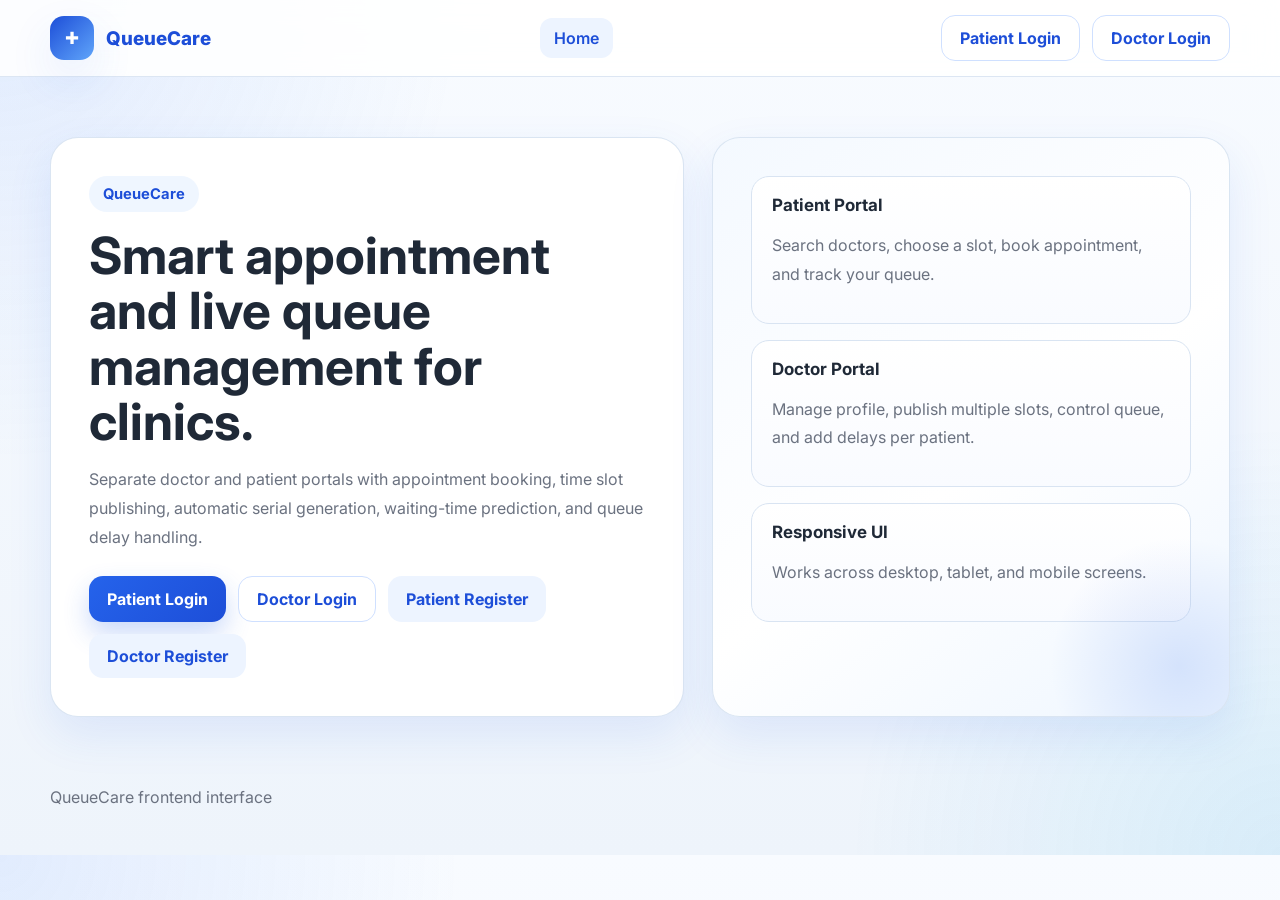
<file: index.html>
<!DOCTYPE html>
<html lang="en">
<head>
  <meta charset="UTF-8" />
  <meta name="viewport" content="width=device-width, initial-scale=1.0" />
  <title>QueueCare — Smart Appointment & Queue System</title>
  <link rel="preconnect" href="https://fonts.googleapis.com">
  <link rel="preconnect" href="https://fonts.gstatic.com" crossorigin>
  <link href="https://fonts.googleapis.com/css2?family=Inter:wght@400;500;600;700;800&display=swap" rel="stylesheet">
  <link rel="stylesheet" href="styles.css" />
</head>
<body data-page="home">
  <div id="navbarMount"></div>

  <section class="hero">
    <div class="container hero-grid">
      <div class="card hero-card">
        <span class="eyebrow">QueueCare</span>
        <h1>Smart appointment and live queue management for clinics.</h1>
        <p>
          Separate doctor and patient portals with appointment booking, time slot publishing,
          automatic serial generation, waiting-time prediction, and queue delay handling.
        </p>

        <div class="hero-actions">
          <a class="btn btn-primary" href="patient-login.html">Patient Login</a>
          <a class="btn btn-outline" href="doctor-login.html">Doctor Login</a>
          <a class="btn btn-soft" href="patient-register.html">Patient Register</a>
          <a class="btn btn-soft" href="doctor-register.html">Doctor Register</a>
        </div>
      </div>

      <div class="card hero-side">
        <div class="hero-mini">
          <div class="mini-card">
            <h3>Patient Portal</h3>
            <p class="muted">Search doctors, choose a slot, book appointment, and track your queue.</p>
          </div>
          <div class="mini-card">
            <h3>Doctor Portal</h3>
            <p class="muted">Manage profile, publish multiple slots, control queue, and add delays per patient.</p>
          </div>
          <div class="mini-card">
            <h3>Responsive UI</h3>
            <p class="muted">Works across desktop, tablet, and mobile screens.</p>
          </div>
        </div>
      </div>
    </div>
  </section>

  <footer class="footer">
    <div class="container">QueueCare frontend interface</div>
  </footer>

  <script src="app.js"></script>
</body>
</html>
</file>
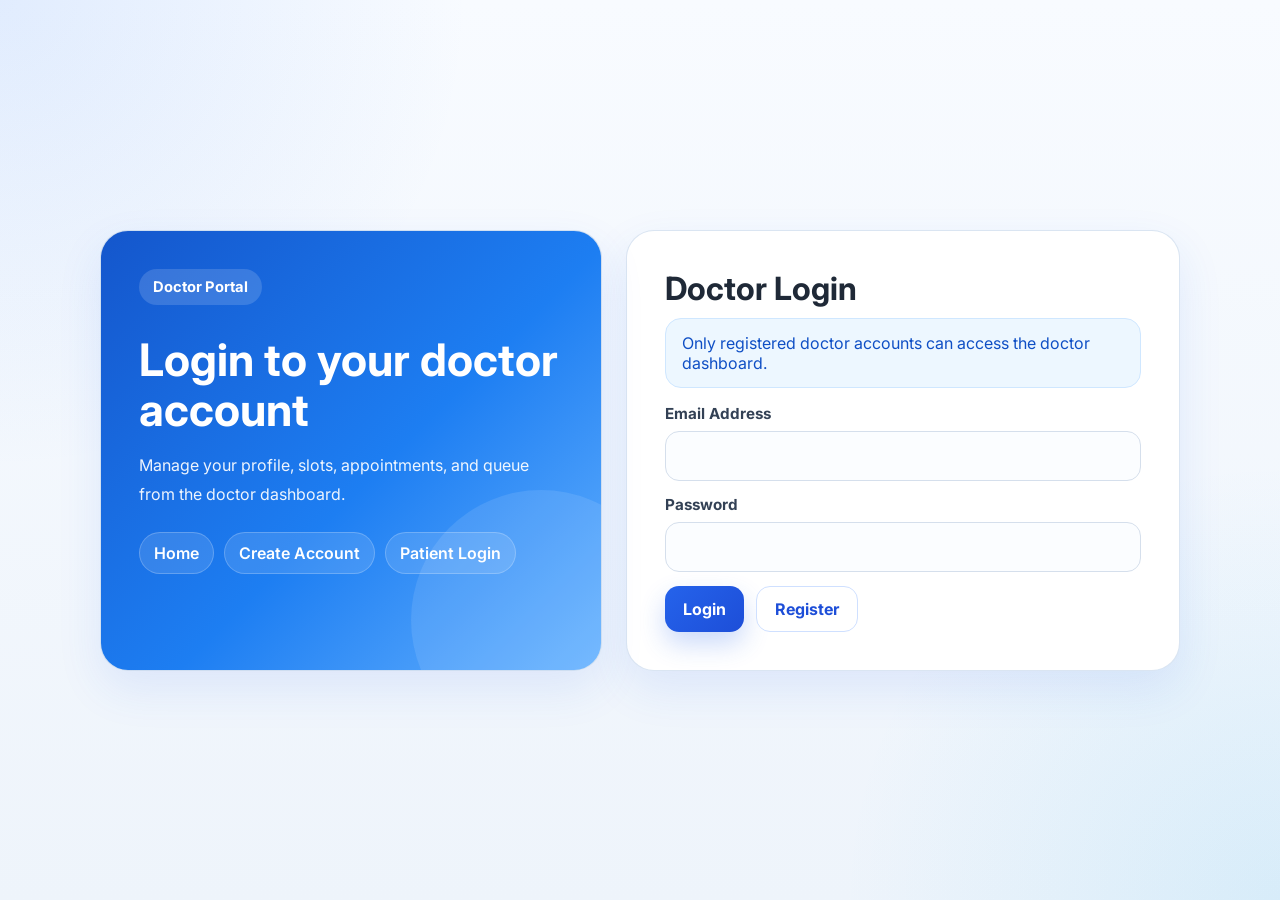
<file: doctor-login.html>
<!DOCTYPE html>
<html lang="en">
<head>
  <meta charset="UTF-8" />
  <meta name="viewport" content="width=device-width, initial-scale=1.0" />
  <title>Doctor Login — QueueCare</title>
  <link rel="preconnect" href="https://fonts.googleapis.com">
  <link rel="preconnect" href="https://fonts.gstatic.com" crossorigin>
  <link href="https://fonts.googleapis.com/css2?family=Inter:wght@400;500;600;700;800&display=swap" rel="stylesheet">
  <link rel="stylesheet" href="styles.css" />
</head>
<body>
  <section class="auth-wrap">
    <div class="auth-grid">
      <div class="card auth-panel">
        <span class="eyebrow light">Doctor Portal</span>
        <h1>Login to your doctor account</h1>
        <p>Manage your profile, slots, appointments, and queue from the doctor dashboard.</p>

        <div class="auth-links">
          <a class="auth-chip" href="index.html">Home</a>
          <a class="auth-chip" href="doctor-register.html">Create Account</a>
          <a class="auth-chip" href="patient-login.html">Patient Login</a>
        </div>
      </div>

      <div class="card auth-form">
        <h2>Doctor Login</h2>
        <div id="authNotice" class="notice">Only registered doctor accounts can access the doctor dashboard.</div>

        <form id="authForm" class="form-grid" style="margin-top:16px;" novalidate>
          <div class="field">
            <label>Email Address</label>
            <input type="email" name="email" required />
          </div>

          <div class="field">
            <label>Password</label>
            <input type="password" name="password" required />
          </div>

          <div class="form-actions">
            <button class="btn btn-primary" type="submit">Login</button>
            <a class="btn btn-outline" href="doctor-register.html">Register</a>
          </div>
        </form>
      </div>
    </div>
  </section>

  <script src="app.js"></script>
  <script>QueueCare.setupAuth('doctor', 'login');</script>
</body>
</html>
</file>
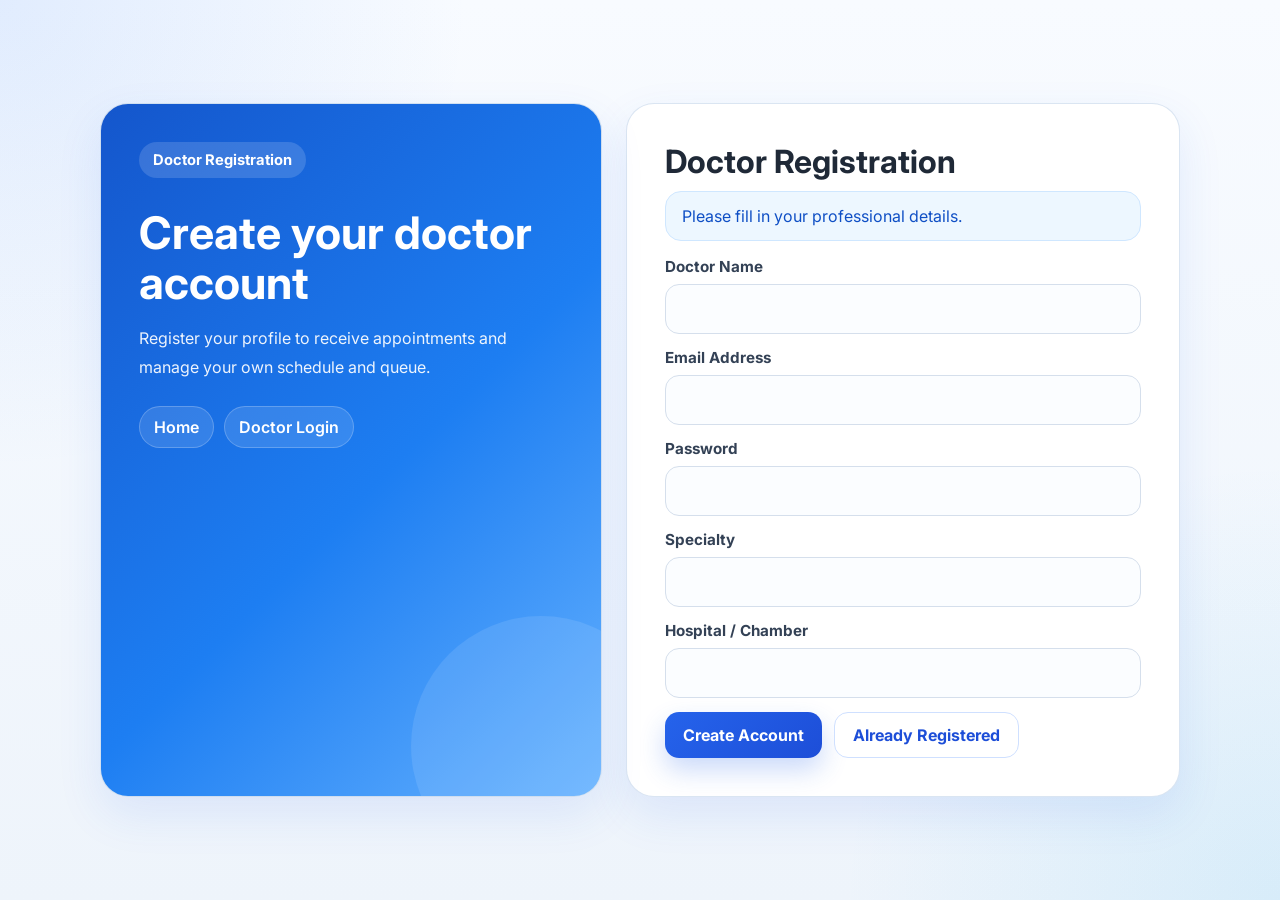
<file: doctor-register.html>
<!DOCTYPE html>
<html lang="en">
<head>
  <meta charset="UTF-8" />
  <meta name="viewport" content="width=device-width, initial-scale=1.0" />
  <title>Doctor Register — QueueCare</title>
  <link rel="preconnect" href="https://fonts.googleapis.com">
  <link rel="preconnect" href="https://fonts.gstatic.com" crossorigin>
  <link href="https://fonts.googleapis.com/css2?family=Inter:wght@400;500;600;700;800&display=swap" rel="stylesheet">
  <link rel="stylesheet" href="styles.css" />
</head>
<body>
  <section class="auth-wrap">
    <div class="auth-grid">
      <div class="card auth-panel">
        <span class="eyebrow light">Doctor Registration</span>
        <h1>Create your doctor account</h1>
        <p>Register your profile to receive appointments and manage your own schedule and queue.</p>

        <div class="auth-links">
          <a class="auth-chip" href="index.html">Home</a>
          <a class="auth-chip" href="doctor-login.html">Doctor Login</a>
        </div>
      </div>

      <div class="card auth-form">
        <h2>Doctor Registration</h2>
        <div id="authNotice" class="notice">Please fill in your professional details.</div>

        <form id="authForm" class="form-grid" style="margin-top:16px;" novalidate>
          <div class="field">
            <label>Doctor Name</label>
            <input type="text" name="name" required />
          </div>

          <div class="field">
            <label>Email Address</label>
            <input type="email" name="email" required />
          </div>

          <div class="field">
            <label>Password</label>
            <input type="password" name="password" required />
          </div>

          <div class="field">
            <label>Specialty</label>
            <input type="text" name="specialty" required />
          </div>

          <div class="field">
            <label>Hospital / Chamber</label>
            <input type="text" name="hospital" required />
          </div>

          <div class="form-actions">
            <button class="btn btn-primary" type="submit">Create Account</button>
            <a class="btn btn-outline" href="doctor-login.html">Already Registered</a>
          </div>
        </form>
      </div>
    </div>
  </section>

  <script src="app.js"></script>
  <script>QueueCare.setupAuth('doctor', 'register');</script>
</body>
</html>
</file>
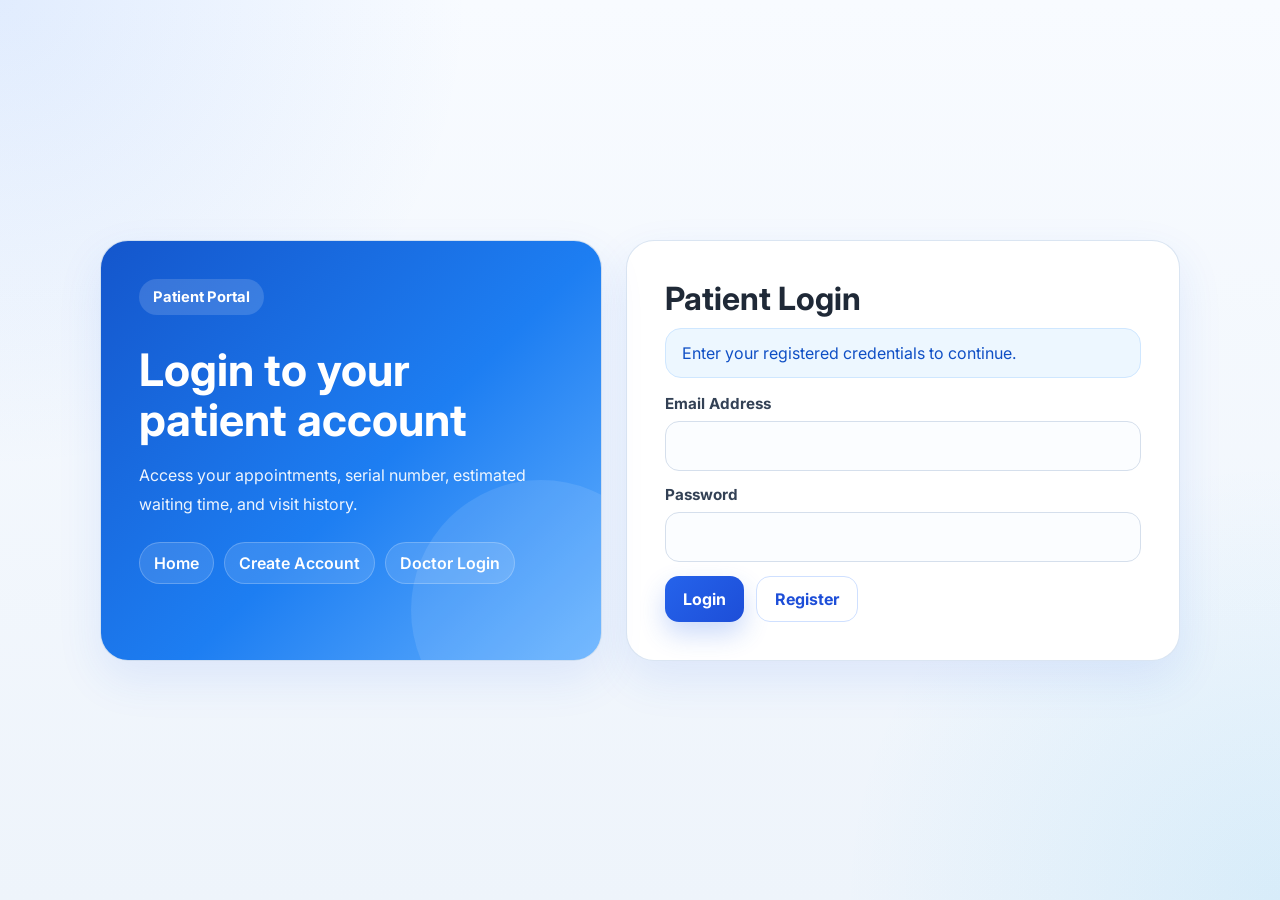
<file: patient-history.html>
<!DOCTYPE html>
<html lang="en">
<head>
  <meta charset="UTF-8" />
  <meta name="viewport" content="width=device-width, initial-scale=1.0" />
  <title>Patient History — QueueCare</title>
  <link rel="preconnect" href="https://fonts.googleapis.com">
  <link rel="preconnect" href="https://fonts.gstatic.com" crossorigin>
  <link href="https://fonts.googleapis.com/css2?family=Inter:wght@400;500;600;700;800&display=swap" rel="stylesheet">
  <link rel="stylesheet" href="styles.css" />
</head>
<body data-page="patient-history">
  <div id="navbarMount"></div>

  <main class="page-shell">
    <div class="container">
      <div class="page-head">
        <div>
          <div class="page-chip">Patient Profile</div>
          <h1>Consultation History</h1>
          <p class="muted">View your profile details and appointment timeline.</p>
        </div>
        <a href="patient-dashboard.html" class="btn btn-outline">Back to Dashboard</a>
      </div>

      <div class="two-col">
        <div class="card form-card">
          <h3>Profile Overview</h3>
          <div class="flex" style="margin-top:14px;align-items:flex-start;">
            <div class="avatar" id="profileAvatar">P</div>
            <div>
              <div><strong id="profileName">-</strong></div>
              <div class="muted small" id="profileEmail">-</div>
              <div class="muted small" id="profilePhone">-</div>
            </div>
          </div>
        </div>

        <div class="card form-card">
          <h3>Privacy</h3>
          <p class="muted">Only records associated with the logged-in patient account are shown here.</p>
        </div>
      </div>

      <div class="card timeline-card" style="margin-top:20px;">
        <h3>Visit Timeline</h3>
        <div id="fullPatientHistory" class="timeline-list"></div>
      </div>
    </div>
  </main>

  <script src="app.js"></script>
  <script>QueueCare.renderPatientHistoryPage();</script>
</body>
</html>
</file>
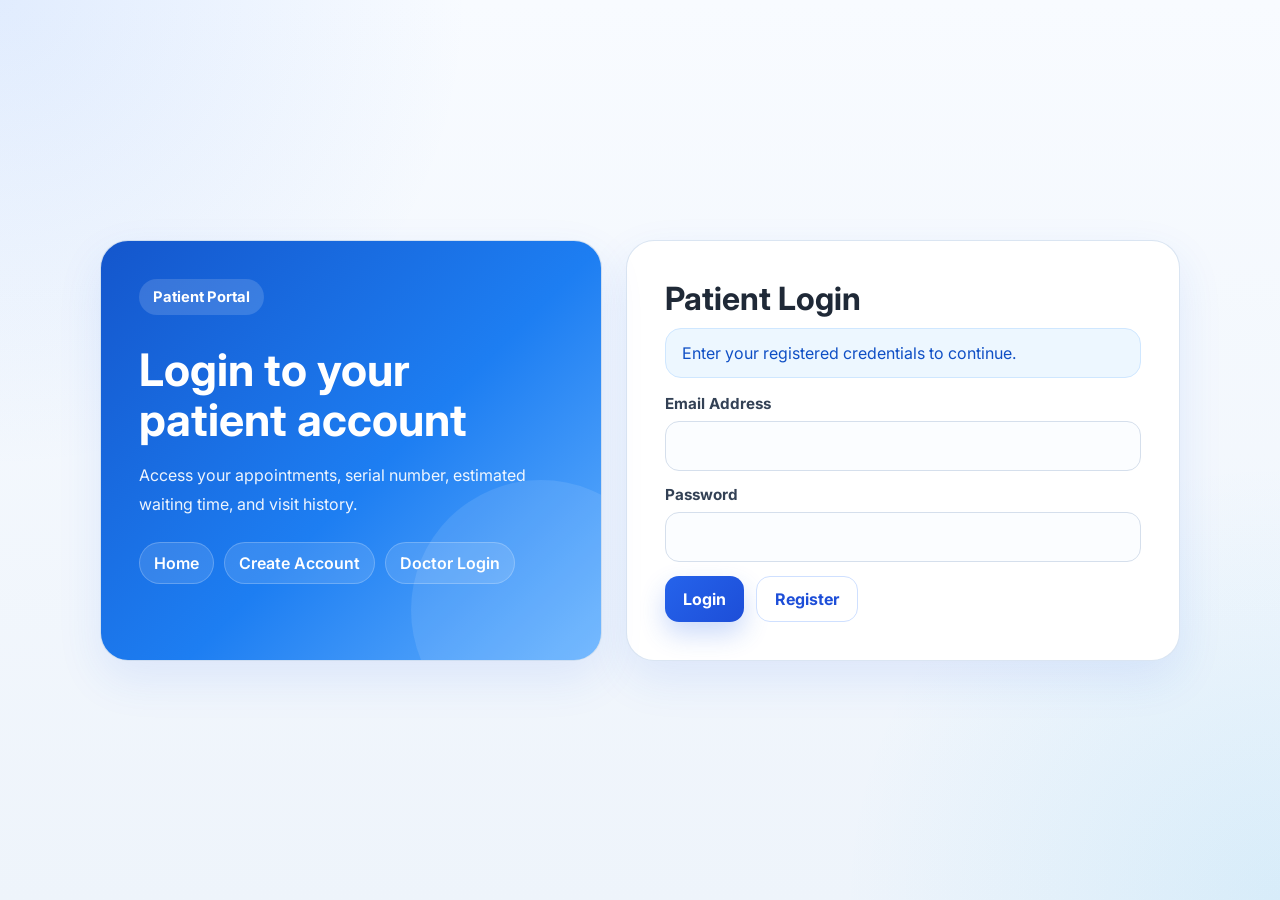
<file: patient-login.html>
<!DOCTYPE html>
<html lang="en">
<head>
  <meta charset="UTF-8" />
  <meta name="viewport" content="width=device-width, initial-scale=1.0" />
  <title>Patient Login — QueueCare</title>
  <link rel="preconnect" href="https://fonts.googleapis.com">
  <link rel="preconnect" href="https://fonts.gstatic.com" crossorigin>
  <link href="https://fonts.googleapis.com/css2?family=Inter:wght@400;500;600;700;800&display=swap" rel="stylesheet">
  <link rel="stylesheet" href="styles.css" />
</head>
<body>
  <section class="auth-wrap">
    <div class="auth-grid">
      <div class="card auth-panel">
        <span class="eyebrow light">Patient Portal</span>
        <h1>Login to your patient account</h1>
        <p>Access your appointments, serial number, estimated waiting time, and visit history.</p>

        <div class="auth-links">
          <a class="auth-chip" href="index.html">Home</a>
          <a class="auth-chip" href="patient-register.html">Create Account</a>
          <a class="auth-chip" href="doctor-login.html">Doctor Login</a>
        </div>
      </div>

      <div class="card auth-form">
        <h2>Patient Login</h2>
        <div id="authNotice" class="notice">Enter your registered credentials to continue.</div>

        <form id="authForm" class="form-grid" style="margin-top:16px;" novalidate>
          <div class="field">
            <label>Email Address</label>
            <input type="email" name="email" required />
          </div>

          <div class="field">
            <label>Password</label>
            <input type="password" name="password" required />
          </div>

          <div class="form-actions">
            <button class="btn btn-primary" type="submit">Login</button>
            <a class="btn btn-outline" href="patient-register.html">Register</a>
          </div>
        </form>
      </div>
    </div>
  </section>

  <script src="app.js"></script>
  <script>QueueCare.setupAuth('patient', 'login');</script>
</body>
</html>
</file>
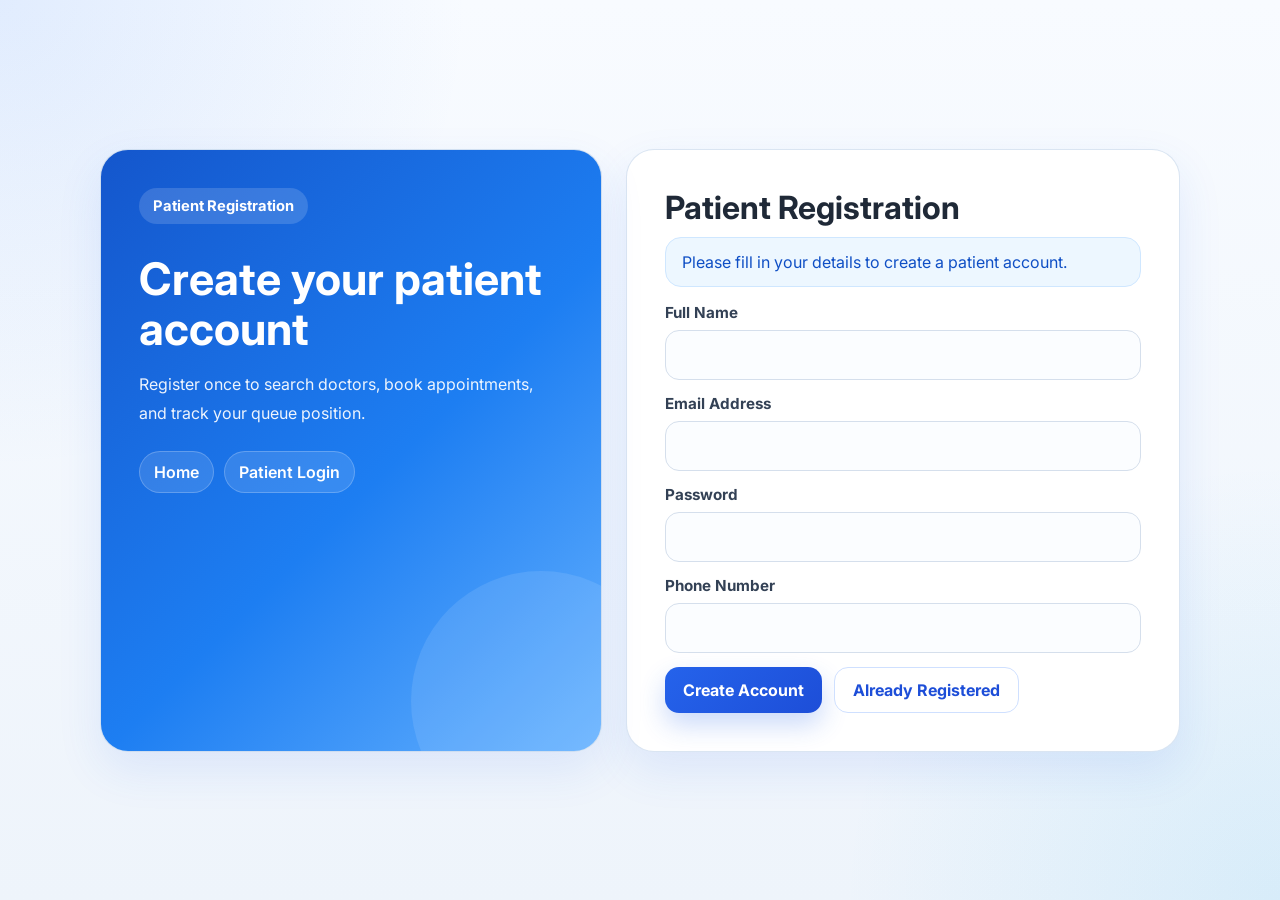
<file: patient-register.html>
<!DOCTYPE html>
<html lang="en">
<head>
  <meta charset="UTF-8" />
  <meta name="viewport" content="width=device-width, initial-scale=1.0" />
  <title>Patient Register — QueueCare</title>
  <link rel="preconnect" href="https://fonts.googleapis.com">
  <link rel="preconnect" href="https://fonts.gstatic.com" crossorigin>
  <link href="https://fonts.googleapis.com/css2?family=Inter:wght@400;500;600;700;800&display=swap" rel="stylesheet">
  <link rel="stylesheet" href="styles.css" />
</head>
<body>
  <section class="auth-wrap">
    <div class="auth-grid">
      <div class="card auth-panel">
        <span class="eyebrow light">Patient Registration</span>
        <h1>Create your patient account</h1>
        <p>Register once to search doctors, book appointments, and track your queue position.</p>

        <div class="auth-links">
          <a class="auth-chip" href="index.html">Home</a>
          <a class="auth-chip" href="patient-login.html">Patient Login</a>
        </div>
      </div>

      <div class="card auth-form">
        <h2>Patient Registration</h2>
        <div id="authNotice" class="notice">Please fill in your details to create a patient account.</div>

        <form id="authForm" class="form-grid" style="margin-top:16px;" novalidate>
          <div class="field">
            <label>Full Name</label>
            <input type="text" name="name" required />
          </div>

          <div class="field">
            <label>Email Address</label>
            <input type="email" name="email" required />
          </div>

          <div class="field">
            <label>Password</label>
            <input type="password" name="password" required />
          </div>

          <div class="field">
            <label>Phone Number</label>
            <input type="text" name="phone" />
          </div>

          <div class="form-actions">
            <button class="btn btn-primary" type="submit">Create Account</button>
            <a class="btn btn-outline" href="patient-login.html">Already Registered</a>
          </div>
        </form>
      </div>
    </div>
  </section>

  <script src="app.js"></script>
  <script>QueueCare.setupAuth('patient', 'register');</script>
</body>
</html>
</file>
<file: styles.css>
:root {
  --primary: #2563eb;
  --primary-dark: #1d4ed8;
  --secondary: #0f766e;
  --accent: #f97316;
  --success: #16a34a;
  --danger: #dc2626;
  --warning: #d97706;
  --text: #1f2937;
  --muted: #6b7280;
  --bg: #eef4fb;
  --card: #ffffff;
  --border: #d9e4f2;
  --shadow: 0 18px 45px rgba(37, 99, 235, 0.10);
  --radius-xl: 28px;
  --radius-lg: 20px;
  --radius-md: 14px;
}

* {
  box-sizing: border-box;
  min-width: 0;
}

html {
  scroll-behavior: smooth;
}

body {
  margin: 0;
  font-family: Inter, system-ui, -apple-system, BlinkMacSystemFont, "Segoe UI", sans-serif;
  color: var(--text);
  background:
    radial-gradient(circle at top left, rgba(59, 130, 246, 0.12), transparent 30%),
    radial-gradient(circle at bottom right, rgba(14, 165, 233, 0.10), transparent 28%),
    linear-gradient(180deg, #f8fbff 0%, #eef4fb 100%);
}

a {
  color: inherit;
  text-decoration: none;
}

button,
input,
select,
textarea {
  font: inherit;
}

img {
  max-width: 100%;
  display: block;
}

.container {
  width: min(1180px, calc(100% - 32px));
  margin: 0 auto;
}

.topbar {
  position: sticky;
  top: 0;
  z-index: 100;
  backdrop-filter: blur(14px);
  background: rgba(255, 255, 255, 0.88);
  border-bottom: 1px solid rgba(217, 228, 242, 0.9);
}

.nav {
  min-height: 76px;
  display: flex;
  align-items: center;
  justify-content: space-between;
  gap: 18px;
  padding: 8px 0;
}

.brand {
  display: flex;
  align-items: center;
  gap: 12px;
  font-size: 1.18rem;
  font-weight: 800;
  color: var(--primary-dark);
}

.brand-badge {
  width: 44px;
  height: 44px;
  border-radius: 14px;
  display: grid;
  place-items: center;
  color: #fff;
  background: linear-gradient(135deg, var(--primary-dark), #60a5fa);
  box-shadow: var(--shadow);
  font-size: 1.05rem;
}

.nav-links,
.nav-actions {
  display: flex;
  align-items: center;
  gap: 12px;
  flex-wrap: wrap;
}

.nav-link {
  padding: 10px 14px;
  border-radius: 12px;
  color: var(--muted);
  font-weight: 600;
  transition: 0.2s ease;
}

.nav-link:hover,
.nav-link.active {
  color: var(--primary-dark);
  background: #edf4ff;
}

.btn {
  border: none;
  cursor: pointer;
  border-radius: 14px;
  padding: 12px 18px;
  font-weight: 700;
  transition: 0.22s ease;
  display: inline-flex;
  justify-content: center;
  align-items: center;
  text-align: center;
}

.btn:hover {
  transform: translateY(-1px);
}

.btn-primary {
  color: #fff;
  background: linear-gradient(135deg, var(--primary), var(--primary-dark));
  box-shadow: 0 12px 26px rgba(37, 99, 235, 0.24);
}

.btn-outline {
  color: var(--primary-dark);
  background: #fff;
  border: 1px solid #cfe0ff;
}

.btn-soft {
  color: var(--primary-dark);
  background: #edf4ff;
}

.btn-danger {
  color: #fff;
  background: linear-gradient(135deg, #ef4444, #dc2626);
}

.card {
  background: var(--card);
  border: 1px solid rgba(217, 228, 242, 0.95);
  border-radius: var(--radius-xl);
  box-shadow: var(--shadow);
}

.hero {
  padding: 60px 0 40px;
}

.hero-grid {
  display: grid;
  grid-template-columns: minmax(0, 1.1fr) minmax(0, 0.9fr);
  gap: 28px;
  align-items: stretch;
}

.hero-card,
.hero-side {
  padding: 38px;
}

.hero h1,
.page-head h1 {
  margin: 0 0 16px;
  line-height: 1.08;
  font-size: clamp(2rem, 4vw, 3.4rem);
  word-break: break-word;
}

.hero p,
.muted {
  color: var(--muted);
}

.hero p {
  line-height: 1.8;
  font-size: 1rem;
}

.eyebrow {
  display: inline-flex;
  align-items: center;
  gap: 8px;
  padding: 9px 14px;
  border-radius: 999px;
  background: #eff6ff;
  color: var(--primary-dark);
  font-size: 0.92rem;
  font-weight: 700;
  margin-bottom: 16px;
}

.eyebrow.light {
  background: rgba(255,255,255,.15);
  color: #fff;
}

.hero-actions,
.form-actions {
  display: flex;
  flex-wrap: wrap;
  gap: 12px;
}

.hero-actions {
  margin-top: 24px;
}

.hero-side {
  background: linear-gradient(145deg, #f4f9ff 0%, #ffffff 55%, #eef6ff 100%);
  position: relative;
  overflow: hidden;
}

.hero-side::after {
  content: "";
  position: absolute;
  width: 280px;
  height: 280px;
  right: -90px;
  bottom: -90px;
  border-radius: 50%;
  background: radial-gradient(circle, rgba(37, 99, 235, 0.14), transparent 65%);
}

.hero-mini {
  display: grid;
  gap: 16px;
}

.mini-card {
  padding: 18px 20px;
  border-radius: 18px;
  border: 1px solid var(--border);
  background: linear-gradient(180deg, #ffffff 0%, #f9fbff 100%);
}

.mini-card h3 {
  margin: 0 0 8px;
  font-size: 1.06rem;
}

.footer {
  padding: 30px 0 48px;
  color: var(--muted);
}

.auth-wrap {
  min-height: 100vh;
  display: grid;
  place-items: center;
  padding: 28px 16px;
}

.auth-grid {
  width: min(1080px, 100%);
  display: grid;
  grid-template-columns: minmax(0, 0.95fr) minmax(0, 1.05fr);
  gap: 24px;
}

.auth-panel,
.auth-form {
  padding: 38px;
}

.auth-panel {
  background: linear-gradient(135deg, #1456cc 0%, #1d7ef2 55%, #66b2ff 100%);
  color: #fff;
  position: relative;
  overflow: hidden;
}

.auth-panel::before {
  content: "";
  position: absolute;
  inset: auto -70px -80px auto;
  width: 260px;
  height: 260px;
  border-radius: 50%;
  background: rgba(255, 255, 255, 0.10);
}

.auth-panel h1 {
  margin: 14px 0 14px;
  font-size: clamp(1.9rem, 3.5vw, 3rem);
  line-height: 1.12;
}

.auth-panel p {
  line-height: 1.8;
  color: rgba(255, 255, 255, 0.92);
}

.auth-links {
  display: flex;
  flex-wrap: wrap;
  gap: 10px;
  margin-top: 24px;
}

.auth-chip {
  padding: 10px 14px;
  border-radius: 999px;
  border: 1px solid rgba(255, 255, 255, 0.22);
  background: rgba(255, 255, 255, 0.12);
  color: #fff;
  font-weight: 600;
}

.auth-form h2 {
  margin: 0 0 10px;
  font-size: 2rem;
}

.form-grid {
  display: grid;
  gap: 14px;
}

.field label {
  display: block;
  margin-bottom: 8px;
  font-size: 0.95rem;
  font-weight: 700;
  color: #334155;
}

.field input,
.field select,
.field textarea,
.search-input {
  width: 100%;
  padding: 14px 15px;
  border-radius: 14px;
  border: 1px solid #d5dfec;
  outline: none;
  background: #fbfdff;
  transition: 0.2s ease;
}

.field input:focus,
.field select:focus,
.field textarea:focus,
.search-input:focus {
  border-color: #93c5fd;
  box-shadow: 0 0 0 4px rgba(147, 197, 253, 0.18);
}

.notice,
.empty-state {
  padding: 14px 16px;
  border-radius: 16px;
  border: 1px solid #cfe7ff;
  background: #edf7ff;
  color: #0f4fc5;
}

.page-shell {
  padding: 26px 0 36px;
}

.page-head {
  display: flex;
  justify-content: space-between;
  align-items: flex-start;
  gap: 16px;
  margin-bottom: 22px;
}

.page-head h1 {
  font-size: clamp(1.8rem, 3vw, 2.6rem);
  margin: 0 0 10px;
}

.page-chip {
  display: inline-flex;
  padding: 10px 14px;
  border-radius: 999px;
  background: #eff6ff;
  color: var(--primary-dark);
  font-weight: 700;
  margin-bottom: 10px;
}

.section-title {
  margin-bottom: 18px;
}

.kpi-grid,
.dashboard-grid,
.two-col {
  display: grid;
  gap: 20px;
}

.kpi-grid {
  grid-template-columns: repeat(4, minmax(0, 1fr));
  margin-bottom: 20px;
}

.dashboard-grid {
  grid-template-columns: minmax(0, 1.25fr) minmax(0, 0.75fr);
}

.left-panel,
.right-panel {
  display: grid;
  gap: 20px;
}

.two-col {
  grid-template-columns: repeat(2, minmax(0, 1fr));
}

.kpi-card,
.dashboard-card,
.form-card,
.table-card,
.timeline-card,
.chart-card {
  padding: 24px;
}

.kpi-value {
  font-size: 2rem;
  font-weight: 800;
  margin-top: 8px;
  word-break: break-word;
}

.kpi-meta {
  display: inline-flex;
  margin-top: 8px;
  padding: 7px 10px;
  border-radius: 999px;
  background: #f3f7ff;
  color: var(--muted);
  font-size: 0.9rem;
}

.search-bar,
.flex,
.split,
.tag-row,
.inline-actions {
  display: flex;
  gap: 12px;
  align-items: center;
  flex-wrap: wrap;
}

.search-bar {
  margin-bottom: 18px;
}

.search-bar .search-input {
  flex: 1 1 220px;
}

.doctor-list,
.queue-compact,
.timeline-list,
.history-list {
  display: grid;
  gap: 14px;
}

.doctor-item,
.queue-entry,
.timeline-item,
.history-item {
  padding: 16px;
  border: 1px solid var(--border);
  border-radius: 18px;
  background: linear-gradient(180deg, #ffffff 0%, #f8fbff 100%);
}

.doctor-head,
.entry-head,
.history-head {
  display: flex;
  justify-content: space-between;
  gap: 12px;
  align-items: flex-start;
  flex-wrap: wrap;
}

.tag {
  padding: 7px 11px;
  border-radius: 999px;
  background: #edf4ff;
  color: var(--primary-dark);
  font-size: 0.88rem;
  font-weight: 700;
  display: inline-flex;
  align-items: center;
}

.tag.gray {
  background: #f1f5f9;
  color: #475569;
}

.tag.success {
  background: #ecfdf3;
  color: #15803d;
}

.tag.warn {
  background: #fff7ed;
  color: #c2410c;
}

.tag-remove {
  margin-left: 8px;
  border: none;
  background: transparent;
  color: inherit;
  font-weight: 800;
  cursor: pointer;
  padding: 0;
  line-height: 1;
}

.split {
  justify-content: space-between;
}

.table-wrap {
  overflow-x: auto;
}

.table {
  width: 100%;
  min-width: 880px;
  border-collapse: collapse;
}

.table th,
.table td {
  text-align: left;
  padding: 14px 12px;
  border-bottom: 1px solid #e9eff7;
  vertical-align: top;
}

.table th {
  color: var(--muted);
  font-size: 0.92rem;
  font-weight: 700;
}

.inline-delay-input {
  width: 90px;
  padding: 8px 10px;
  border-radius: 10px;
  border: 1px solid #d5dfec;
  outline: none;
}

.small-btn {
  padding: 8px 10px;
  border-radius: 10px;
  font-size: 0.86rem;
  font-weight: 700;
}

.avatar {
  width: 48px;
  height: 48px;
  border-radius: 50%;
  display: grid;
  place-items: center;
  color: #fff;
  font-weight: 800;
  background: linear-gradient(135deg, var(--secondary), #2dd4bf);
  flex: 0 0 auto;
}

.small {
  font-size: 0.92rem;
}

@media (max-width: 1100px) {
  .hero-grid,
  .auth-grid,
  .dashboard-grid,
  .two-col {
    grid-template-columns: 1fr;
  }

  .kpi-grid {
    grid-template-columns: repeat(2, minmax(0, 1fr));
  }

  .nav {
    flex-wrap: wrap;
  }
}

@media (max-width: 760px) {
  .container {
    width: min(100%, calc(100% - 20px));
  }

  .hero-card,
  .hero-side,
  .auth-panel,
  .auth-form,
  .kpi-card,
  .dashboard-card,
  .form-card,
  .table-card,
  .timeline-card,
  .chart-card {
    padding: 20px;
    border-radius: 22px;
  }

  .page-head {
    flex-direction: column;
    align-items: stretch;
  }

  .nav-links,
  .nav-actions {
    width: 100%;
    justify-content: flex-start;
  }

  .hero-actions .btn,
  .form-actions .btn,
  .form-actions a.btn {
    width: 100%;
  }

  .search-bar {
    flex-direction: column;
    align-items: stretch;
  }

  .search-bar .search-input {
    width: 100%;
    flex: 1 1 auto;
  }

  .kpi-grid,
  .two-col {
    grid-template-columns: 1fr;
  }

  .table {
    min-width: 760px;
  }

  .inline-actions {
    align-items: stretch;
  }

  .inline-delay-input {
    width: 100%;
  }
}

.inline-delay-input {
  width: 90px;
  padding: 8px 10px;
  border-radius: 10px;
  border: 1px solid #d5dfec;
  outline: none;
}

.small-btn {
  padding: 8px 10px;
  border-radius: 10px;
  font-size: 0.86rem;
  font-weight: 700;
}

.inline-actions {
  display: flex;
  gap: 12px;
  align-items: center;
  flex-wrap: wrap;
}

.tag-remove {
  margin-left: 8px;
  border: none;
  background: transparent;
  color: inherit;
  font-weight: 800;
  cursor: pointer;
  padding: 0;
  line-height: 1;
}
</file>
